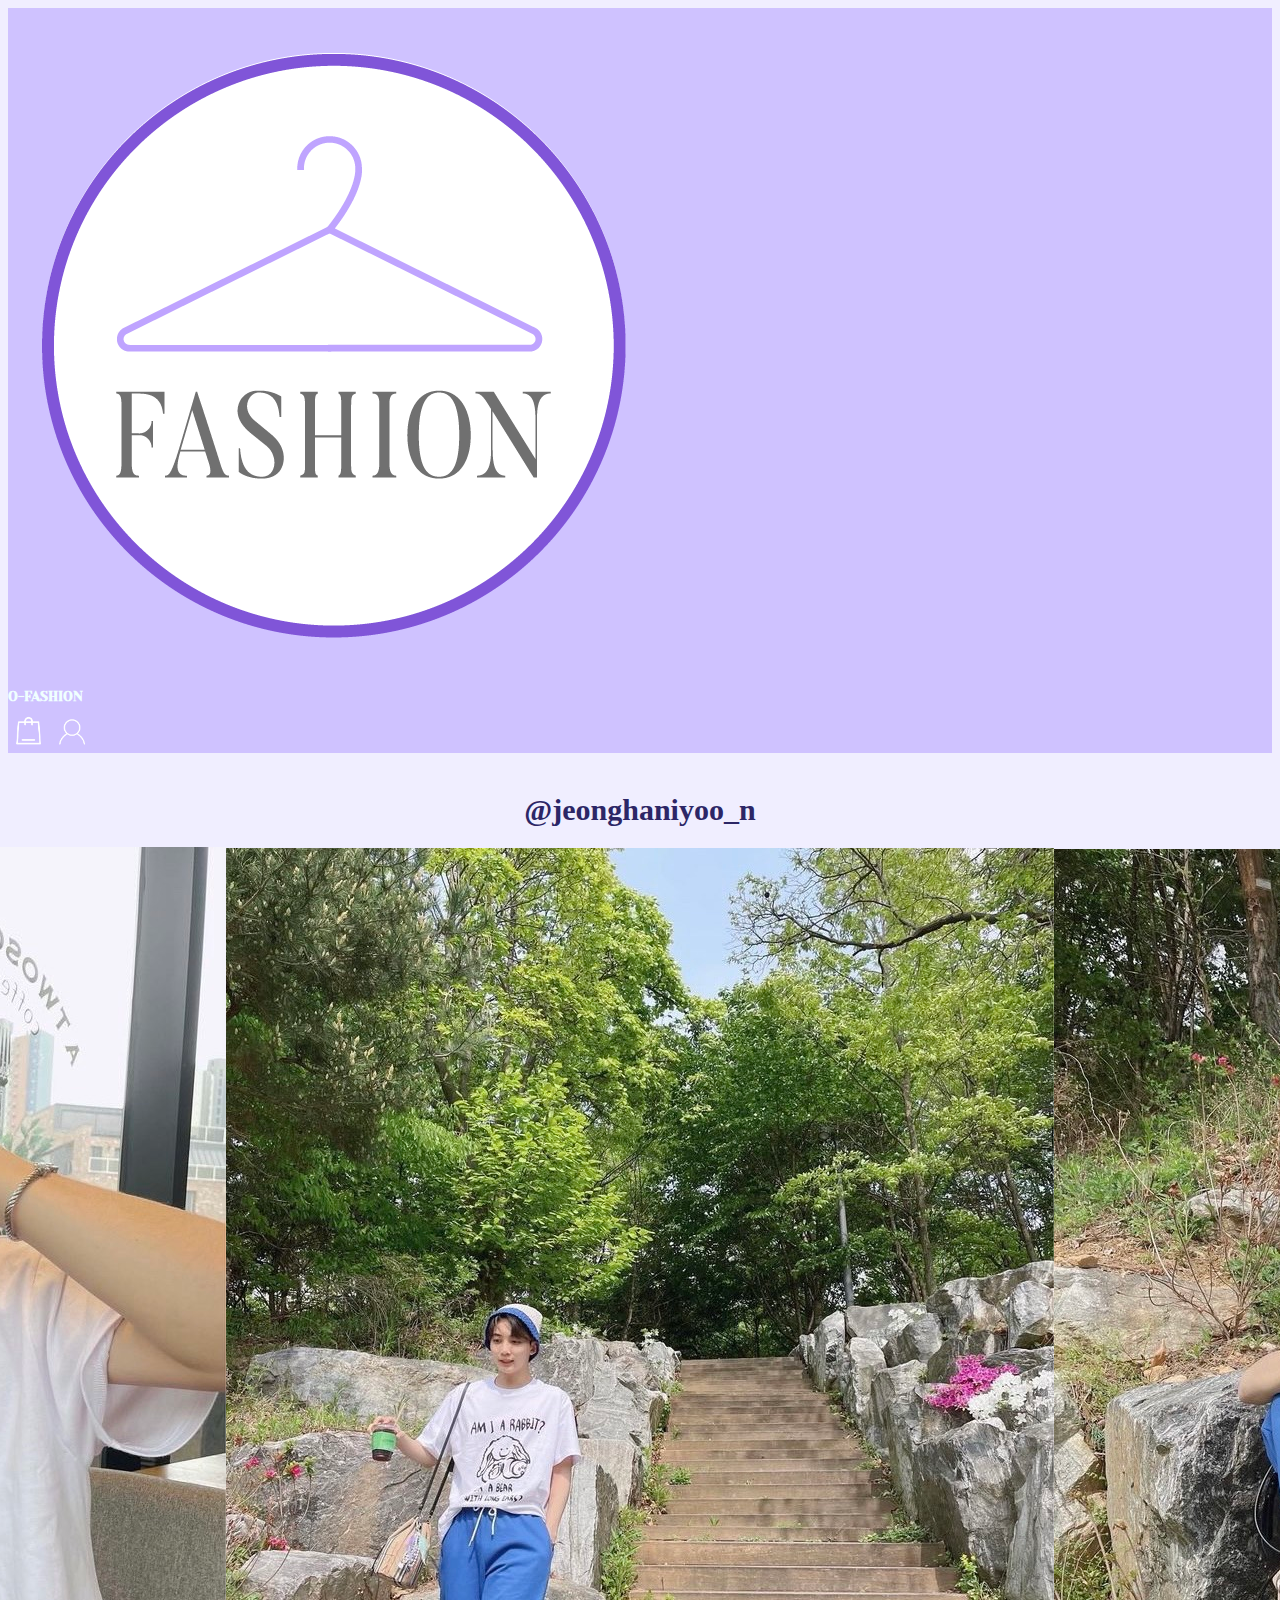
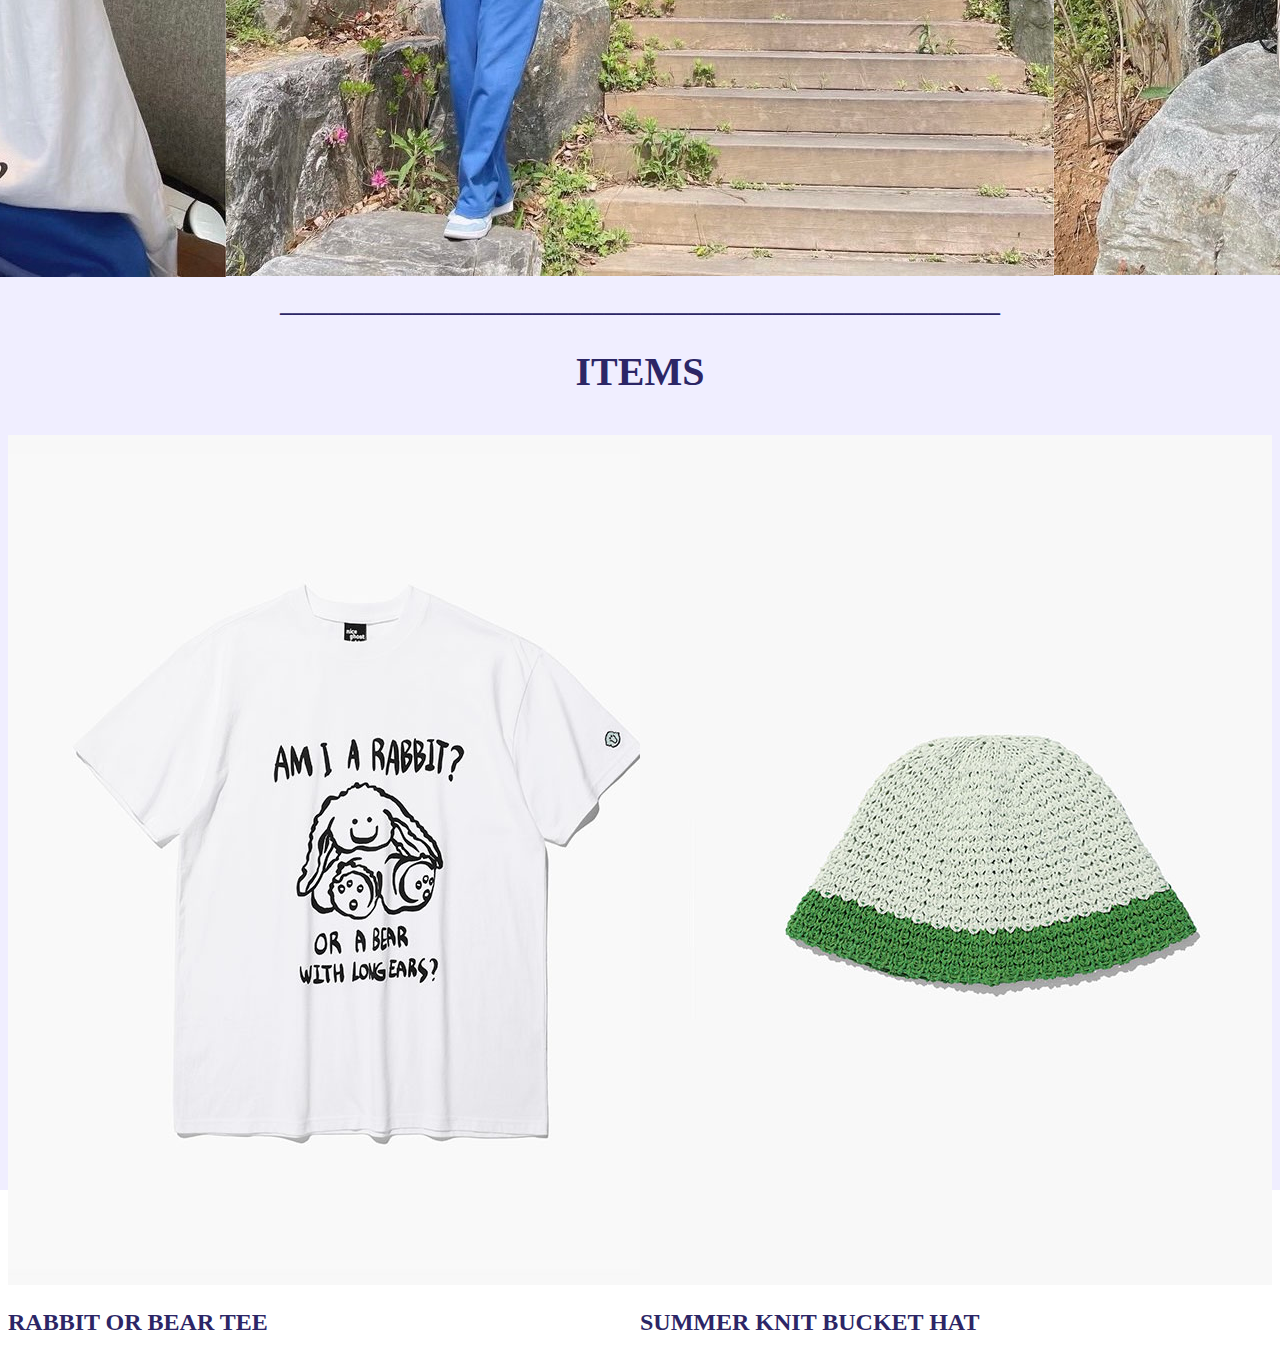
<file: page2.html>
<!doctype html>
<html lang="TW">
  <head>
    <meta charset="utf-8">
    <meta name="viewport" content="width=device-width, initial-scale=1">
    <title>jeonghaniyoo_n</title>
    <link href="https://fonts.googleapis.com/css2?family=Yeseva+One&display=swap" rel="stylesheet">
    <link rel="stylesheet" href="page2.css">
    <link href="https://cdn.jsdelivr.net/npm/bootstrap@5.3.0-alpha1/dist/css/bootstrap.min.css" rel="stylesheet" integrity="sha384-GLhlTQ8iRABdZLl6O3oVMWSktQOp6b7In1Zl3/Jr59b6EGGoI1aFkw7cmDA6j6gD" crossorigin="anonymous">
  </head>
  <body>
    <div class="container-fluid bg-yellow d-flex justify-content-between align-items-center p-3">
        <div class="logo">
            <img src="home-img/logo-13.png" class="img-fluid" alt="">
        </div>
        <div class="name">
            <h1>O-FASHION</h1>
        </div>
        <div class="icon">
            <a href="#"><img src="home-img/icon2.png" alt=""></a>
            <a href="#"><img src="home-img/icon3.png" alt=""></a>
        </div>
    </div>
    <div class="account">
        <h1>@jeonghaniyoo_n</h1>
    </div>
    <div class="container justify-content-center">
        <div class="row mt-5">
            <div class="col">
                <img src="page2-img/jeonghan2.jpg" class="img-fluid" alt="">
            </div>
            <div class="col">
                <img src="page2-img/jeonghan3.jpg" class="img-fluid" alt="">
            </div>
            <div class="col">
                <img src="page2-img/jeonghan4.jpg" class="img-fluid" alt="">
            </div>
        </div>
    </div>
    <div class="line">
        <h2>____________________________________________________________</h2>
        <h3>ITEMS</h3>
    </div>
    <div class="container">
        <div class="row mt-5">
            <div class="col hover-zoom">
                <a href="page3.html"><img src="page2-img/cloth1.jpg" class="img-fluid" alt=""></a>
                <div class="d-flex justify-content-center">
                    <h2 class="mt-2">RABBIT OR BEAR TEE</h2>
                </div>
            </div>
            <div class="col hover-zoom">
                <a href="#"><img src="page2-img/hat.jpg" class="img-fluid" alt=""></a>
                <div class="d-flex justify-content-center">
                    <h2 class="mt-2">SUMMER KNIT BUCKET HAT</h2>
                </div>
            </div>
        </div>
    <div class="purple-background"></div>
    </div>
    <script src="https://cdn.jsdelivr.net/npm/bootstrap@5.3.0-alpha1/dist/js/bootstrap.bundle.min.js" integrity="sha384-w76AqPfDkMBDXo30jS1Sgez6pr3x5MlQ1ZAGC+nuZB+EYdgRZgiwxhTBTkF7CXvN" crossorigin="anonymous"></script>
  </body>
</html>
</file>
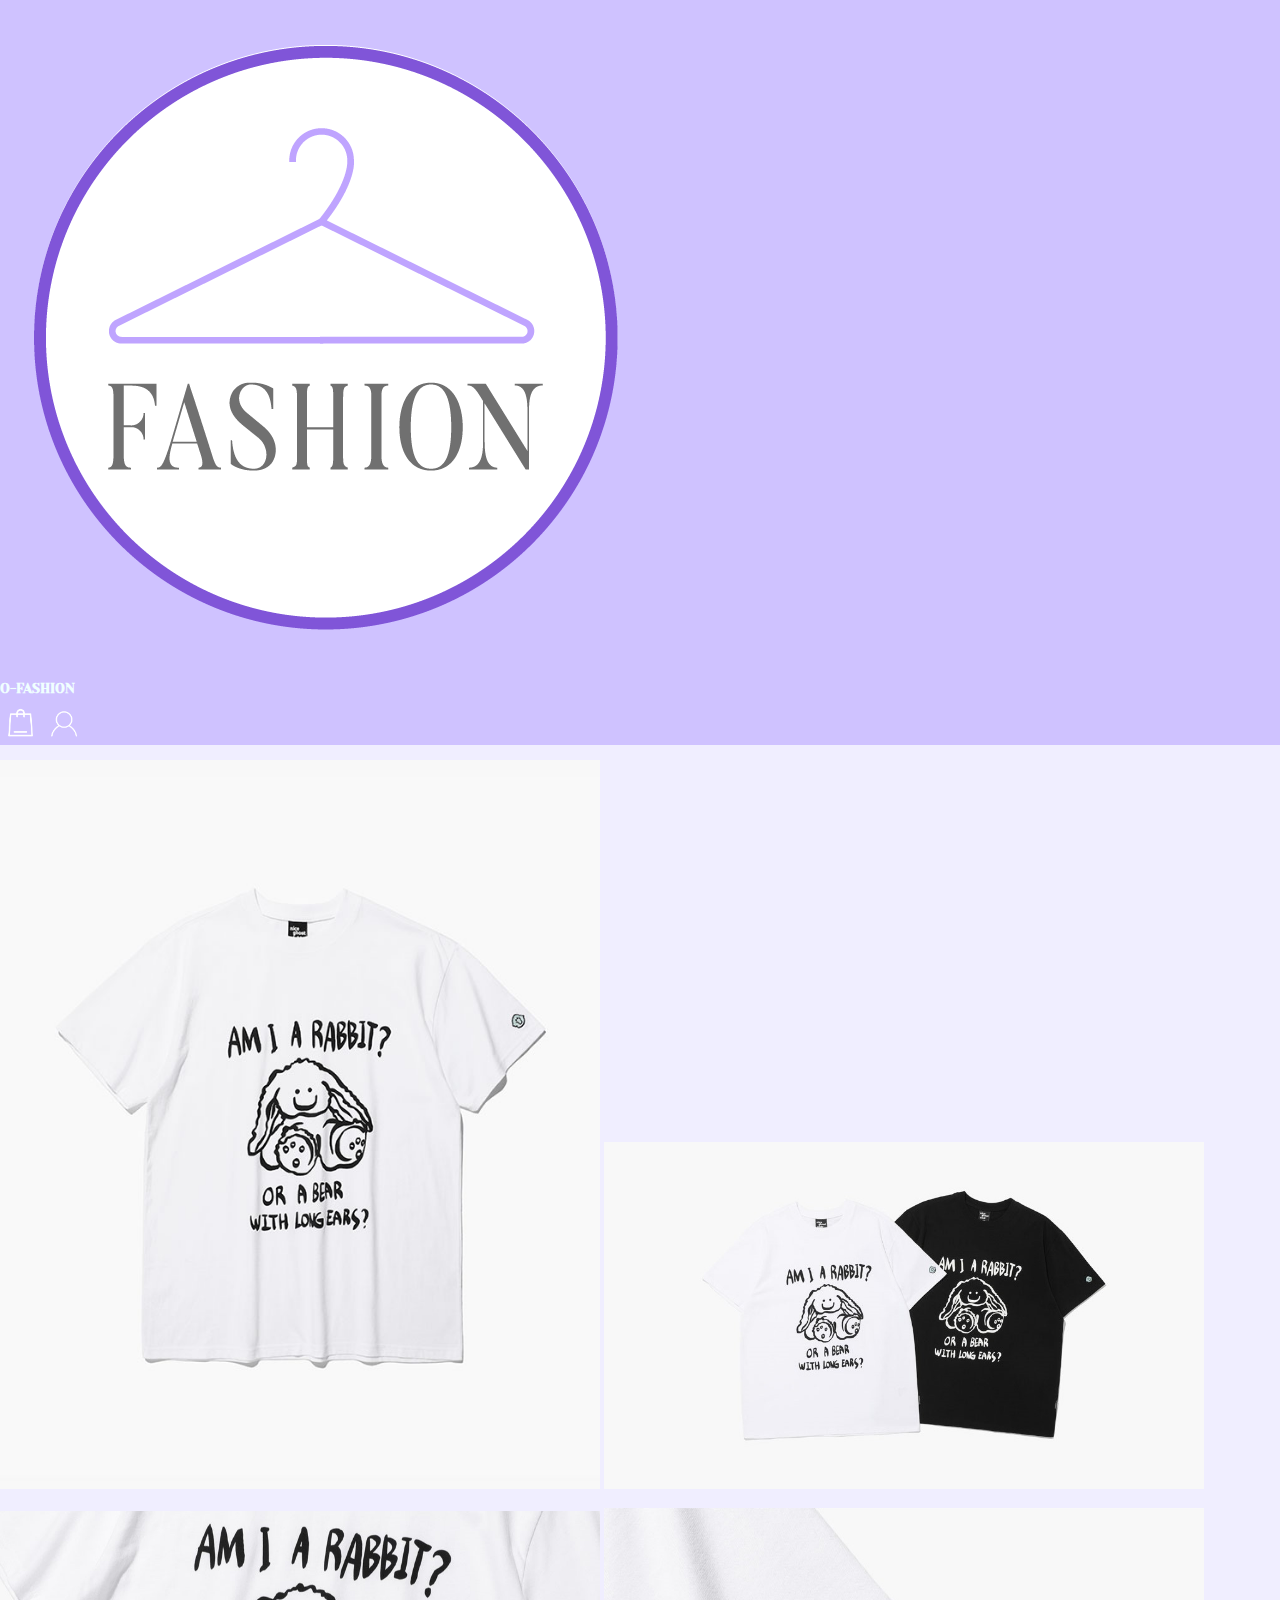
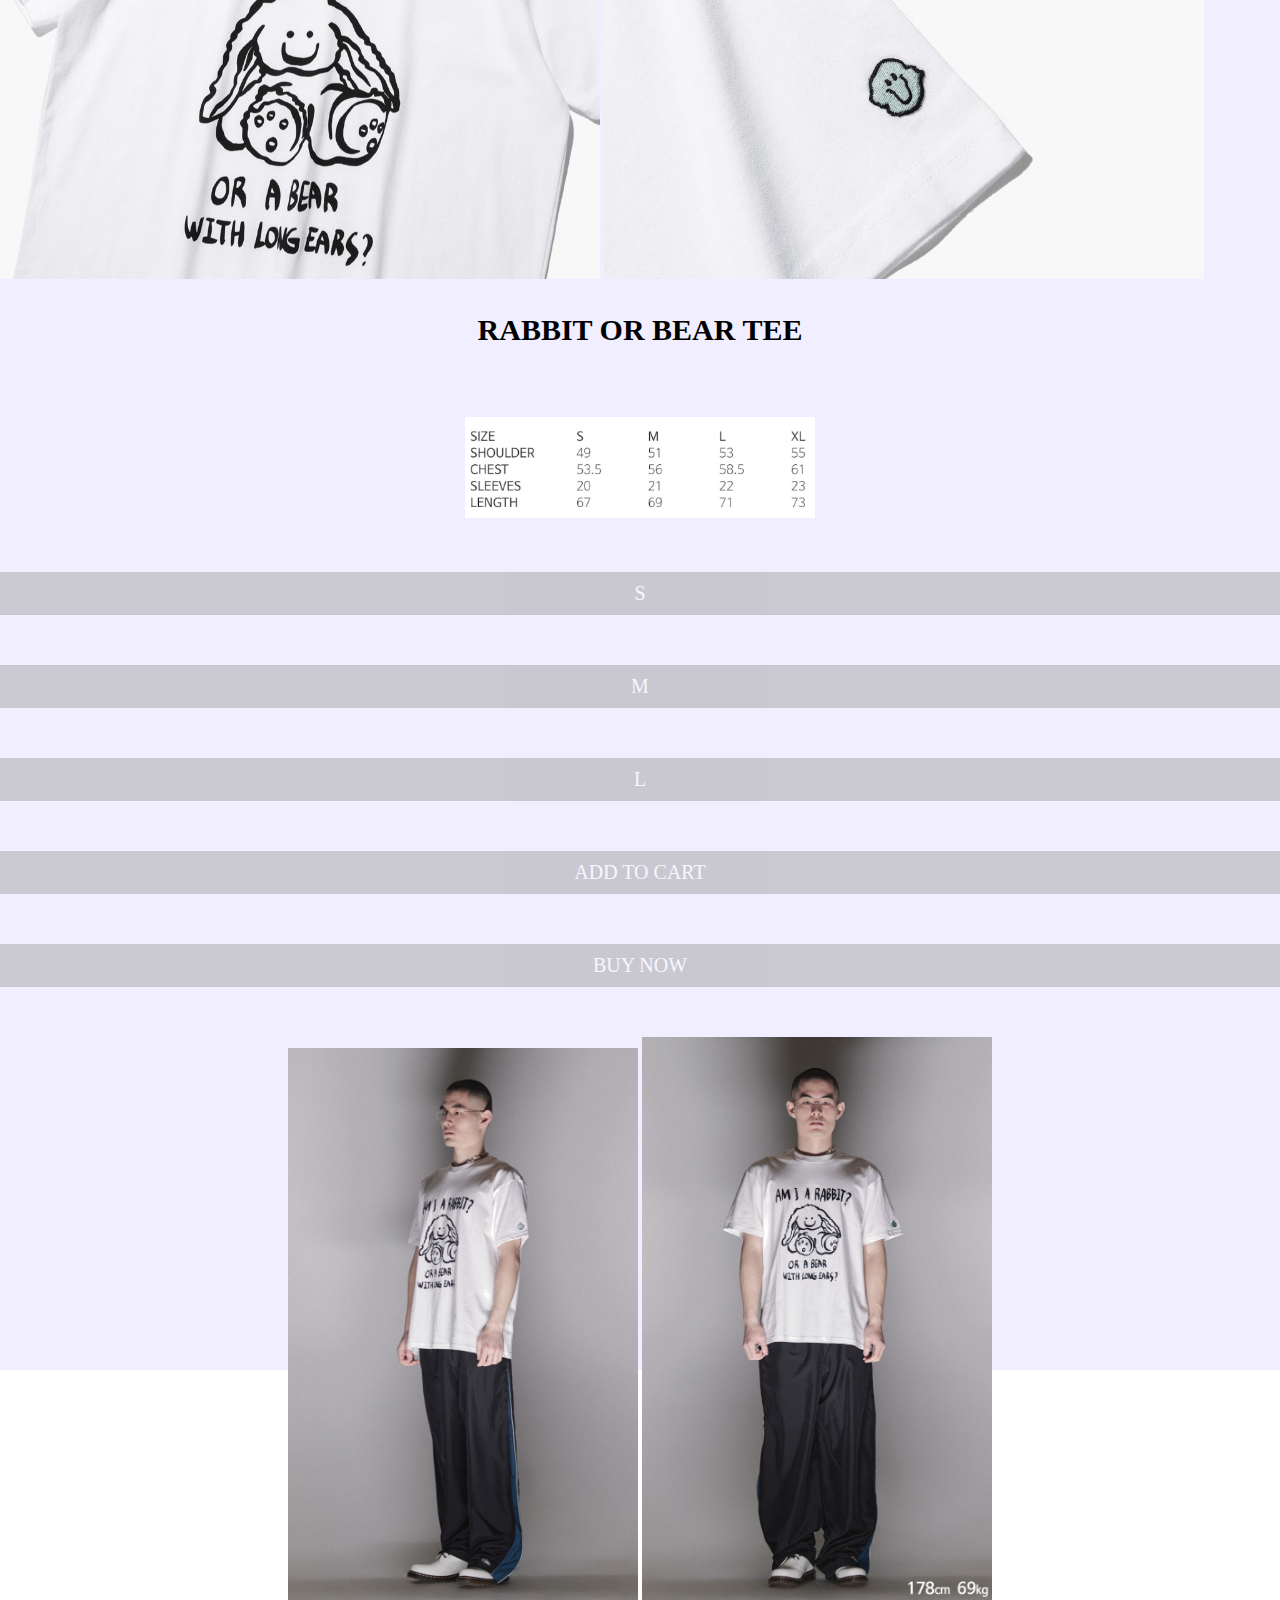
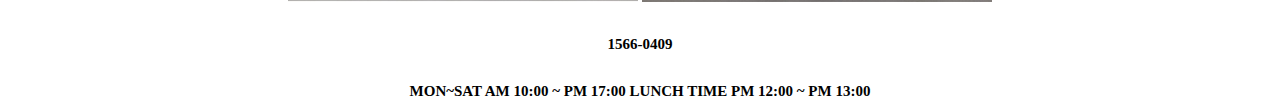
<file: page3.html>
<!doctype html>
<html lang="TW">
  <head>
    <meta charset="utf-8">
    <meta name="viewport" content="width=device-width, initial-scale=1">
    <title>items</title>
    <link href="https://fonts.googleapis.com/css2?family=Yeseva+One&display=swap" rel="stylesheet">
    <link rel="stylesheet" href="page3.css">
    <link href="https://cdn.jsdelivr.net/npm/bootstrap@5.3.0-alpha1/dist/css/bootstrap.min.css" rel="stylesheet" integrity="sha384-GLhlTQ8iRABdZLl6O3oVMWSktQOp6b7In1Zl3/Jr59b6EGGoI1aFkw7cmDA6j6gD" crossorigin="anonymous">
  </head>
  <body>
    <div class="container-fluid bg-yellow d-flex justify-content-between align-items-center p-3">
        <div class="logo">
            <img src="home-img/logo-13.png" class="img-fluid" alt="">
        </div>
        <div class="name">
            <h1>O-FASHION</h1>
        </div>
        <div class="icon">
            <a href="#"><img src="home-img/icon2.png" alt=""></a>
            <a href="#"><img src="home-img/icon3.png" alt=""></a>
        </div>
    </div>
    <div class="container">
        <div class="row">
            <div class="col-8">
                <img src="page3-img/cloth1.jpg" alt="">
                <img src="page3-img/cloth2.jpg" alt="">
                <img src="page3-img/cioth3.jpg" alt="">
                <img src="page3-img/cloth4.jpg" alt="">
            </div>
            <div class="col-4">
                <h1 class="tee">RABBIT OR BEAR TEE</h1>
                <img src="page3-img/size.png" alt="">
                <div class="row">
                    <div class="col">
                        <a href="#" class="size">S</a>
                    </div>
                    <div class="col">
                        <a href="#" class="size">M</a>
                    </div>
                    <div class="col">
                        <a href="#" class="size">L</a>
                    </div>
                </div>                 
                <a href="#" class="buy-now">ADD TO CART</a>
                <a href="#" class="buy-now">BUY NOW</a>
                <img src="page3-img/cloth5.jpg" alt="">
                <img src="page3-img/cloth6.jpg" alt="">
                <h3 class="time">1566-0409</h3>
                <h2 class="time">MON~SAT AM 10:00 ~ PM 17:00 LUNCH TIME PM 12:00 ~ PM 13:00</h2>
            </div>
        </div>   
    <div class="purple-background"></div>
    </div>
    <script src="https://cdn.jsdelivr.net/npm/bootstrap@5.3.0-alpha1/dist/js/bootstrap.bundle.min.js" integrity="sha384-w76AqPfDkMBDXo30jS1Sgez6pr3x5MlQ1ZAGC+nuZB+EYdgRZgiwxhTBTkF7CXvN" crossorigin="anonymous"></script>
  </body>
</html>
</file>
<file: page2.css>
.bg-yellow {
    background-color: #cfc2ff;
}

.logo {
    width: 50px;
}

.name {
    font-family: 'Yeseva One', cursive;
    font-size: 5pt;
    color: azure;
}

.search img {
    width: 200px;
}

.icon {
    width: 90px;
}
 
.icon img {
    width: 40px;
}

.account h1 {
    text-align: center;
    color: #2c2666;
    margin-top: 40px;
    font-size: 30px;
}


.line h2 {
    text-align: center;
    color: #2c2666;
    margin-top: 10px;
}

.line h3 {
    text-align: center;
    color: #2c2666;
    margin-top: 30px;
    font-size: 40px;
}

.row {
    display: flex;
    justify-content: center;
    align-items: center;
}

.hover-zoom {
    overflow: hidden;
    transition: transform 0.3s ease;
    color: #2c2666;
}

.hover-zoom:hover {
    transform: scale(1.05);
}

.purple-background {
    position: absolute;
    top: 0;
    left: 0;
    width: 100%;
    height: 310%;
    background-color: #f0eeff;
    z-index: -2;
}
</file>
<file: page3.css>
body {
    margin: 0;
}

.bg-yellow {
    background-color: #cfc2ff;
}

.logo {
    width: 50px;
}

.name {
    font-family: 'Yeseva One', cursive;
    font-size: 5pt;
    color: azure;
}

.search img {
    width: 200px;
}

.icon {
    width: 90px;
}
 
.icon img {
    width: 40px;
}

.col-8 img {
    margin-top: 15px;
    width: 600px;
}

.col-4 {
    text-align: center;
}

.col-4 a {
    color: #ffffff;
    font-size: 20px;
    text-decoration: none;
}

.col-4 img {
    width: 350px;
    margin-top: 50px;
}

.size {
    background-color: #a4a3a3;
    color: #ffffff;
    padding: 10px 20px; 
    text-decoration: none; 
    display: block;
    margin-top: 50px;
    opacity: 50%;
}

.size:hover{
    opacity: 100%;
}

.buy-now {
    background-color: #a4a3a3;
    color: #ffffff;
    padding: 10px 20px; 
    text-decoration: none; 
    display: block;
    margin-top: 50px;
    opacity: 50%;
}

.buy-now:hover{
    opacity: 100%;
}

.tee {
    font-size: 30px;
    margin-top: 30px;
}

.purple-background {
    position: absolute;
    top: 0;
    left: 0;
    width: 100%;
    height: 330%;
    background-color: #f0eeff;
    z-index: -2;
}

.time {
    font-size: 15px;
    margin-top: 30px;
}
</file>
